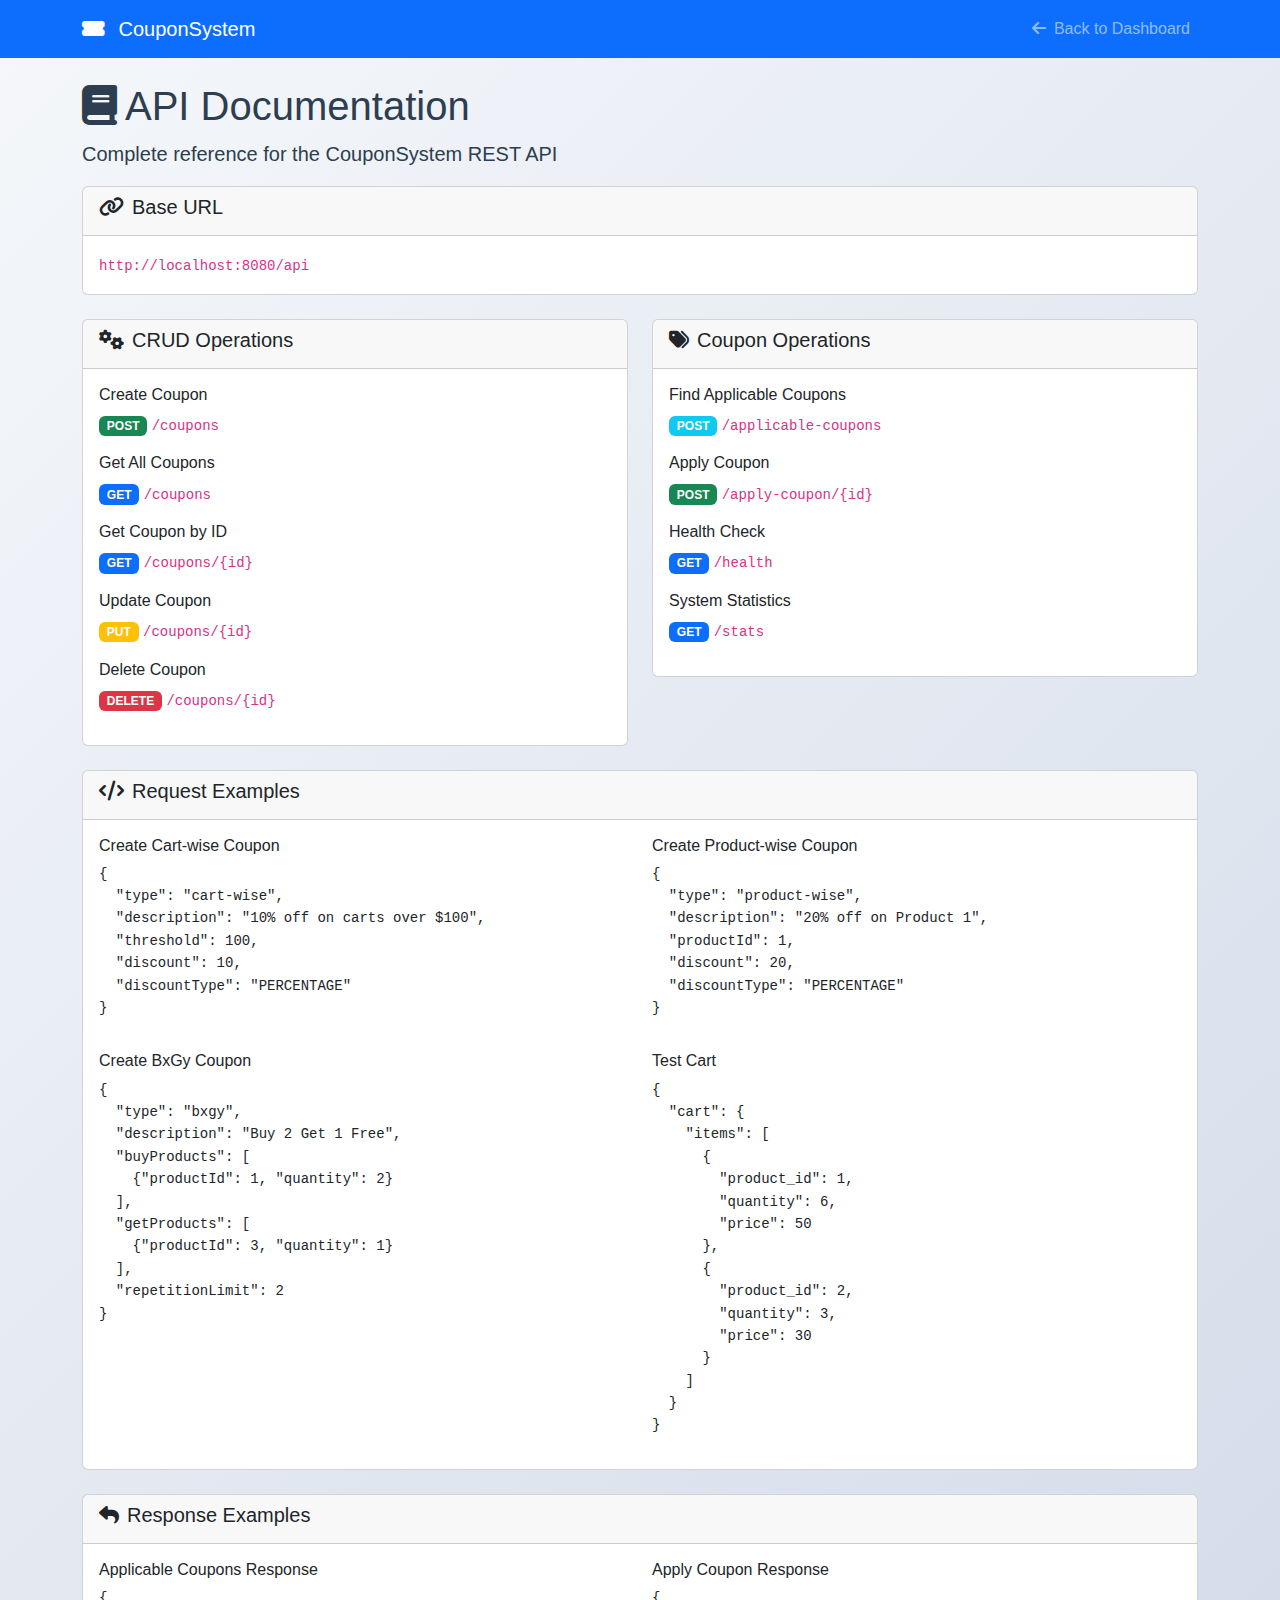
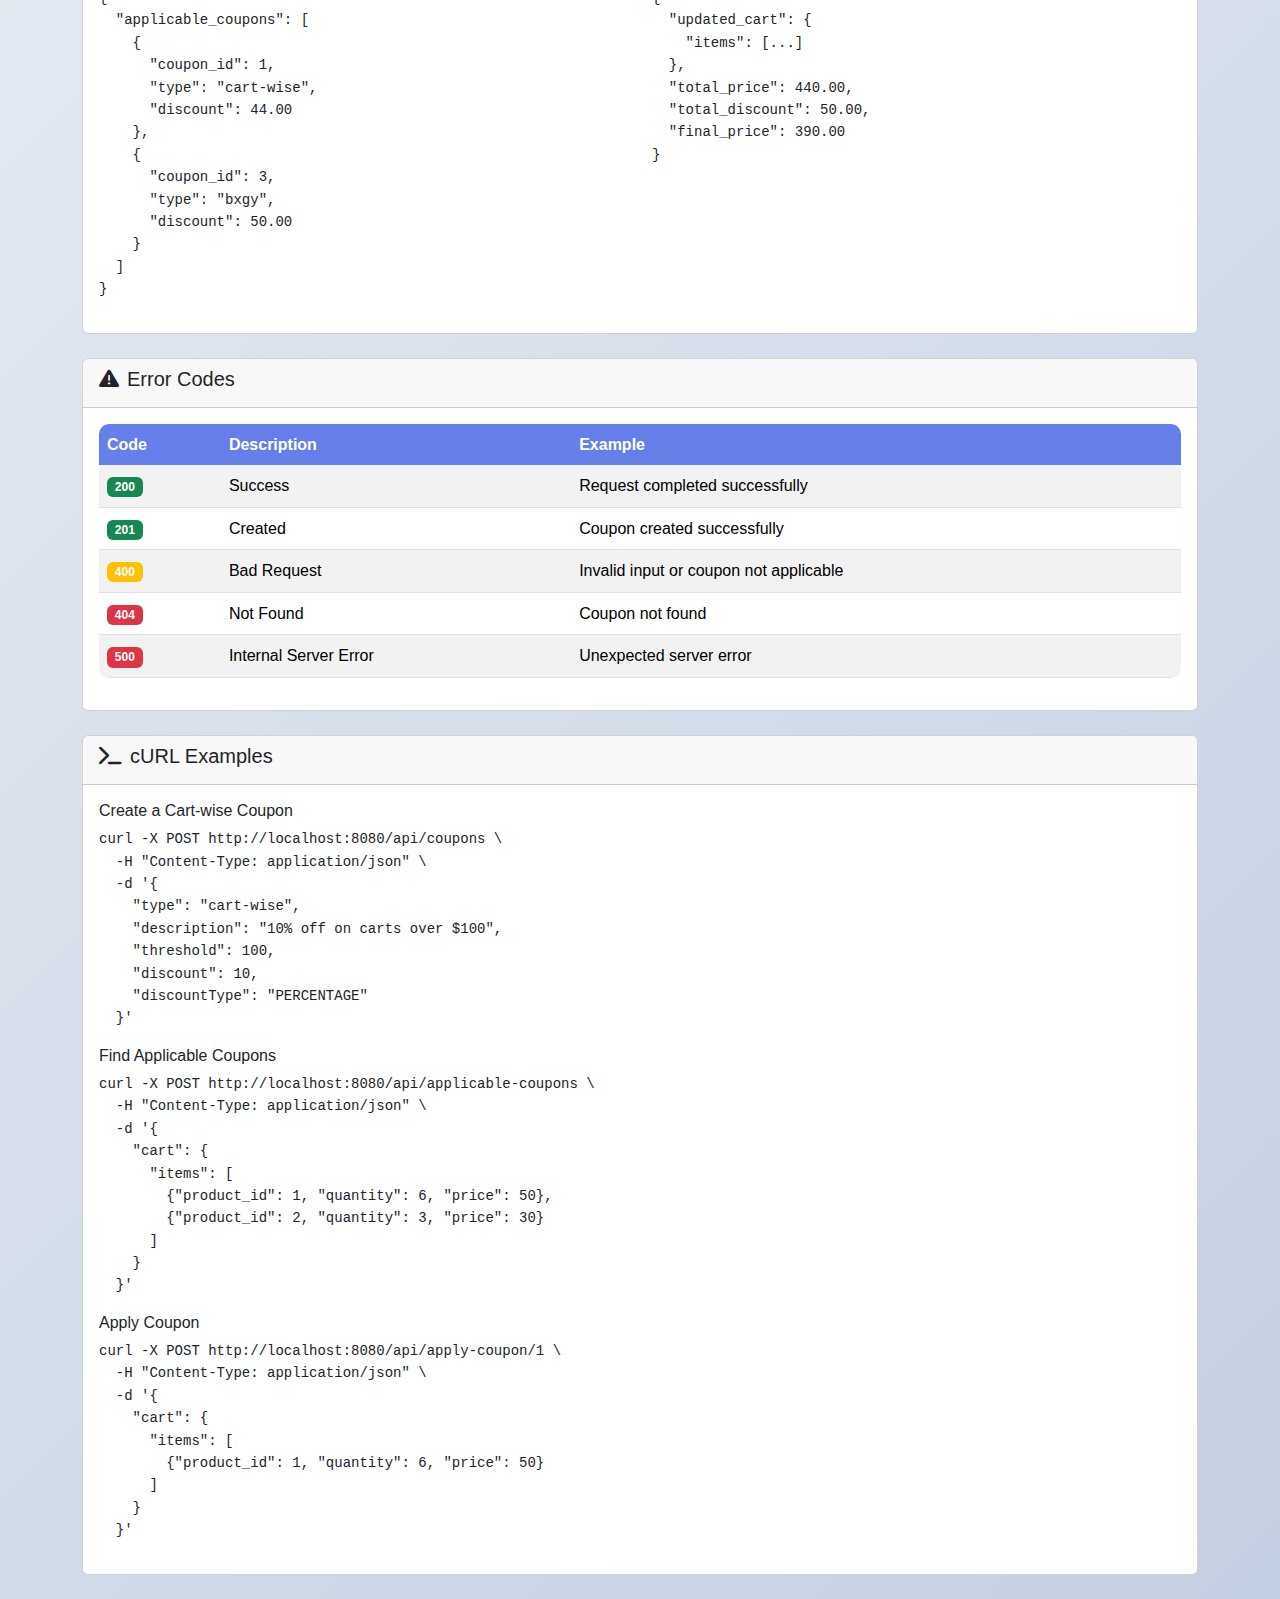
<file: Test/target/classes/static/api-docs.html>
<!DOCTYPE html>
<html lang="en">
<head>
    <meta charset="UTF-8">
    <meta name="viewport" content="width=device-width, initial-scale=1.0">
    <title>CouponSystem - API Documentation</title>
    <link href="https://cdn.jsdelivr.net/npm/bootstrap@5.3.0/dist/css/bootstrap.min.css" rel="stylesheet">
    <link href="https://cdnjs.cloudflare.com/ajax/libs/font-awesome/6.4.0/css/all.min.css" rel="stylesheet">
    <link href="css/style.css" rel="stylesheet">
</head>
<body>
    <!-- Navigation -->
    <nav class="navbar navbar-expand-lg navbar-dark bg-primary">
        <div class="container">
            <a class="navbar-brand" href="index.html">
                <i class="fas fa-ticket-alt me-2"></i>
                CouponSystem
            </a>
            <div class="navbar-nav ms-auto">
                <a class="nav-link" href="index.html">
                    <i class="fas fa-arrow-left me-2"></i>Back to Dashboard
                </a>
            </div>
        </div>
    </nav>

    <div class="container mt-4">
        <div class="row">
            <div class="col-12">
                <h1><i class="fas fa-book me-2"></i>API Documentation</h1>
                <p class="lead">Complete reference for the CouponSystem REST API</p>
            </div>
        </div>

        <!-- Base URL -->
        <div class="card mb-4">
            <div class="card-header">
                <h5><i class="fas fa-link me-2"></i>Base URL</h5>
            </div>
            <div class="card-body">
                <code>http://localhost:8080/api</code>
            </div>
        </div>

        <!-- Endpoints -->
        <div class="row">
            <!-- CRUD Operations -->
            <div class="col-md-6">
                <div class="card mb-4">
                    <div class="card-header">
                        <h5><i class="fas fa-cogs me-2"></i>CRUD Operations</h5>
                    </div>
                    <div class="card-body">
                        <h6>Create Coupon</h6>
                        <p><span class="badge bg-success">POST</span> <code>/coupons</code></p>
                        
                        <h6>Get All Coupons</h6>
                        <p><span class="badge bg-primary">GET</span> <code>/coupons</code></p>
                        
                        <h6>Get Coupon by ID</h6>
                        <p><span class="badge bg-primary">GET</span> <code>/coupons/{id}</code></p>
                        
                        <h6>Update Coupon</h6>
                        <p><span class="badge bg-warning">PUT</span> <code>/coupons/{id}</code></p>
                        
                        <h6>Delete Coupon</h6>
                        <p><span class="badge bg-danger">DELETE</span> <code>/coupons/{id}</code></p>
                    </div>
                </div>
            </div>

            <!-- Coupon Operations -->
            <div class="col-md-6">
                <div class="card mb-4">
                    <div class="card-header">
                        <h5><i class="fas fa-tags me-2"></i>Coupon Operations</h5>
                    </div>
                    <div class="card-body">
                        <h6>Find Applicable Coupons</h6>
                        <p><span class="badge bg-info">POST</span> <code>/applicable-coupons</code></p>
                        
                        <h6>Apply Coupon</h6>
                        <p><span class="badge bg-success">POST</span> <code>/apply-coupon/{id}</code></p>
                        
                        <h6>Health Check</h6>
                        <p><span class="badge bg-primary">GET</span> <code>/health</code></p>
                        
                        <h6>System Statistics</h6>
                        <p><span class="badge bg-primary">GET</span> <code>/stats</code></p>
                    </div>
                </div>
            </div>
        </div>

        <!-- Request Examples -->
        <div class="card mb-4">
            <div class="card-header">
                <h5><i class="fas fa-code me-2"></i>Request Examples</h5>
            </div>
            <div class="card-body">
                <div class="row">
                    <div class="col-md-6">
                        <h6>Create Cart-wise Coupon</h6>
                        <pre><code>{
  "type": "cart-wise",
  "description": "10% off on carts over $100",
  "threshold": 100,
  "discount": 10,
  "discountType": "PERCENTAGE"
}</code></pre>
                    </div>
                    <div class="col-md-6">
                        <h6>Create Product-wise Coupon</h6>
                        <pre><code>{
  "type": "product-wise",
  "description": "20% off on Product 1",
  "productId": 1,
  "discount": 20,
  "discountType": "PERCENTAGE"
}</code></pre>
                    </div>
                </div>
                
                <div class="row mt-3">
                    <div class="col-md-6">
                        <h6>Create BxGy Coupon</h6>
                        <pre><code>{
  "type": "bxgy",
  "description": "Buy 2 Get 1 Free",
  "buyProducts": [
    {"productId": 1, "quantity": 2}
  ],
  "getProducts": [
    {"productId": 3, "quantity": 1}
  ],
  "repetitionLimit": 2
}</code></pre>
                    </div>
                    <div class="col-md-6">
                        <h6>Test Cart</h6>
                        <pre><code>{
  "cart": {
    "items": [
      {
        "product_id": 1,
        "quantity": 6,
        "price": 50
      },
      {
        "product_id": 2,
        "quantity": 3,
        "price": 30
      }
    ]
  }
}</code></pre>
                    </div>
                </div>
            </div>
        </div>

        <!-- Response Examples -->
        <div class="card mb-4">
            <div class="card-header">
                <h5><i class="fas fa-reply me-2"></i>Response Examples</h5>
            </div>
            <div class="card-body">
                <div class="row">
                    <div class="col-md-6">
                        <h6>Applicable Coupons Response</h6>
                        <pre><code>{
  "applicable_coupons": [
    {
      "coupon_id": 1,
      "type": "cart-wise",
      "discount": 44.00
    },
    {
      "coupon_id": 3,
      "type": "bxgy",
      "discount": 50.00
    }
  ]
}</code></pre>
                    </div>
                    <div class="col-md-6">
                        <h6>Apply Coupon Response</h6>
                        <pre><code>{
  "updated_cart": {
    "items": [...]
  },
  "total_price": 440.00,
  "total_discount": 50.00,
  "final_price": 390.00
}</code></pre>
                    </div>
                </div>
            </div>
        </div>

        <!-- Error Codes -->
        <div class="card mb-4">
            <div class="card-header">
                <h5><i class="fas fa-exclamation-triangle me-2"></i>Error Codes</h5>
            </div>
            <div class="card-body">
                <div class="table-responsive">
                    <table class="table table-striped">
                        <thead>
                            <tr>
                                <th>Code</th>
                                <th>Description</th>
                                <th>Example</th>
                            </tr>
                        </thead>
                        <tbody>
                            <tr>
                                <td><span class="badge bg-success">200</span></td>
                                <td>Success</td>
                                <td>Request completed successfully</td>
                            </tr>
                            <tr>
                                <td><span class="badge bg-success">201</span></td>
                                <td>Created</td>
                                <td>Coupon created successfully</td>
                            </tr>
                            <tr>
                                <td><span class="badge bg-warning">400</span></td>
                                <td>Bad Request</td>
                                <td>Invalid input or coupon not applicable</td>
                            </tr>
                            <tr>
                                <td><span class="badge bg-danger">404</span></td>
                                <td>Not Found</td>
                                <td>Coupon not found</td>
                            </tr>
                            <tr>
                                <td><span class="badge bg-danger">500</span></td>
                                <td>Internal Server Error</td>
                                <td>Unexpected server error</td>
                            </tr>
                        </tbody>
                    </table>
                </div>
            </div>
        </div>

        <!-- cURL Examples -->
        <div class="card mb-4">
            <div class="card-header">
                <h5><i class="fas fa-terminal me-2"></i>cURL Examples</h5>
            </div>
            <div class="card-body">
                <h6>Create a Cart-wise Coupon</h6>
                <pre><code>curl -X POST http://localhost:8080/api/coupons \
  -H "Content-Type: application/json" \
  -d '{
    "type": "cart-wise",
    "description": "10% off on carts over $100",
    "threshold": 100,
    "discount": 10,
    "discountType": "PERCENTAGE"
  }'</code></pre>

                <h6 class="mt-3">Find Applicable Coupons</h6>
                <pre><code>curl -X POST http://localhost:8080/api/applicable-coupons \
  -H "Content-Type: application/json" \
  -d '{
    "cart": {
      "items": [
        {"product_id": 1, "quantity": 6, "price": 50},
        {"product_id": 2, "quantity": 3, "price": 30}
      ]
    }
  }'</code></pre>

                <h6 class="mt-3">Apply Coupon</h6>
                <pre><code>curl -X POST http://localhost:8080/api/apply-coupon/1 \
  -H "Content-Type: application/json" \
  -d '{
    "cart": {
      "items": [
        {"product_id": 1, "quantity": 6, "price": 50}
      ]
    }
  }'</code></pre>
            </div>
        </div>
    </div>

    <script src="https://cdn.jsdelivr.net/npm/bootstrap@5.3.0/dist/js/bootstrap.bundle.min.js"></script>
</body>
</html>
</file>
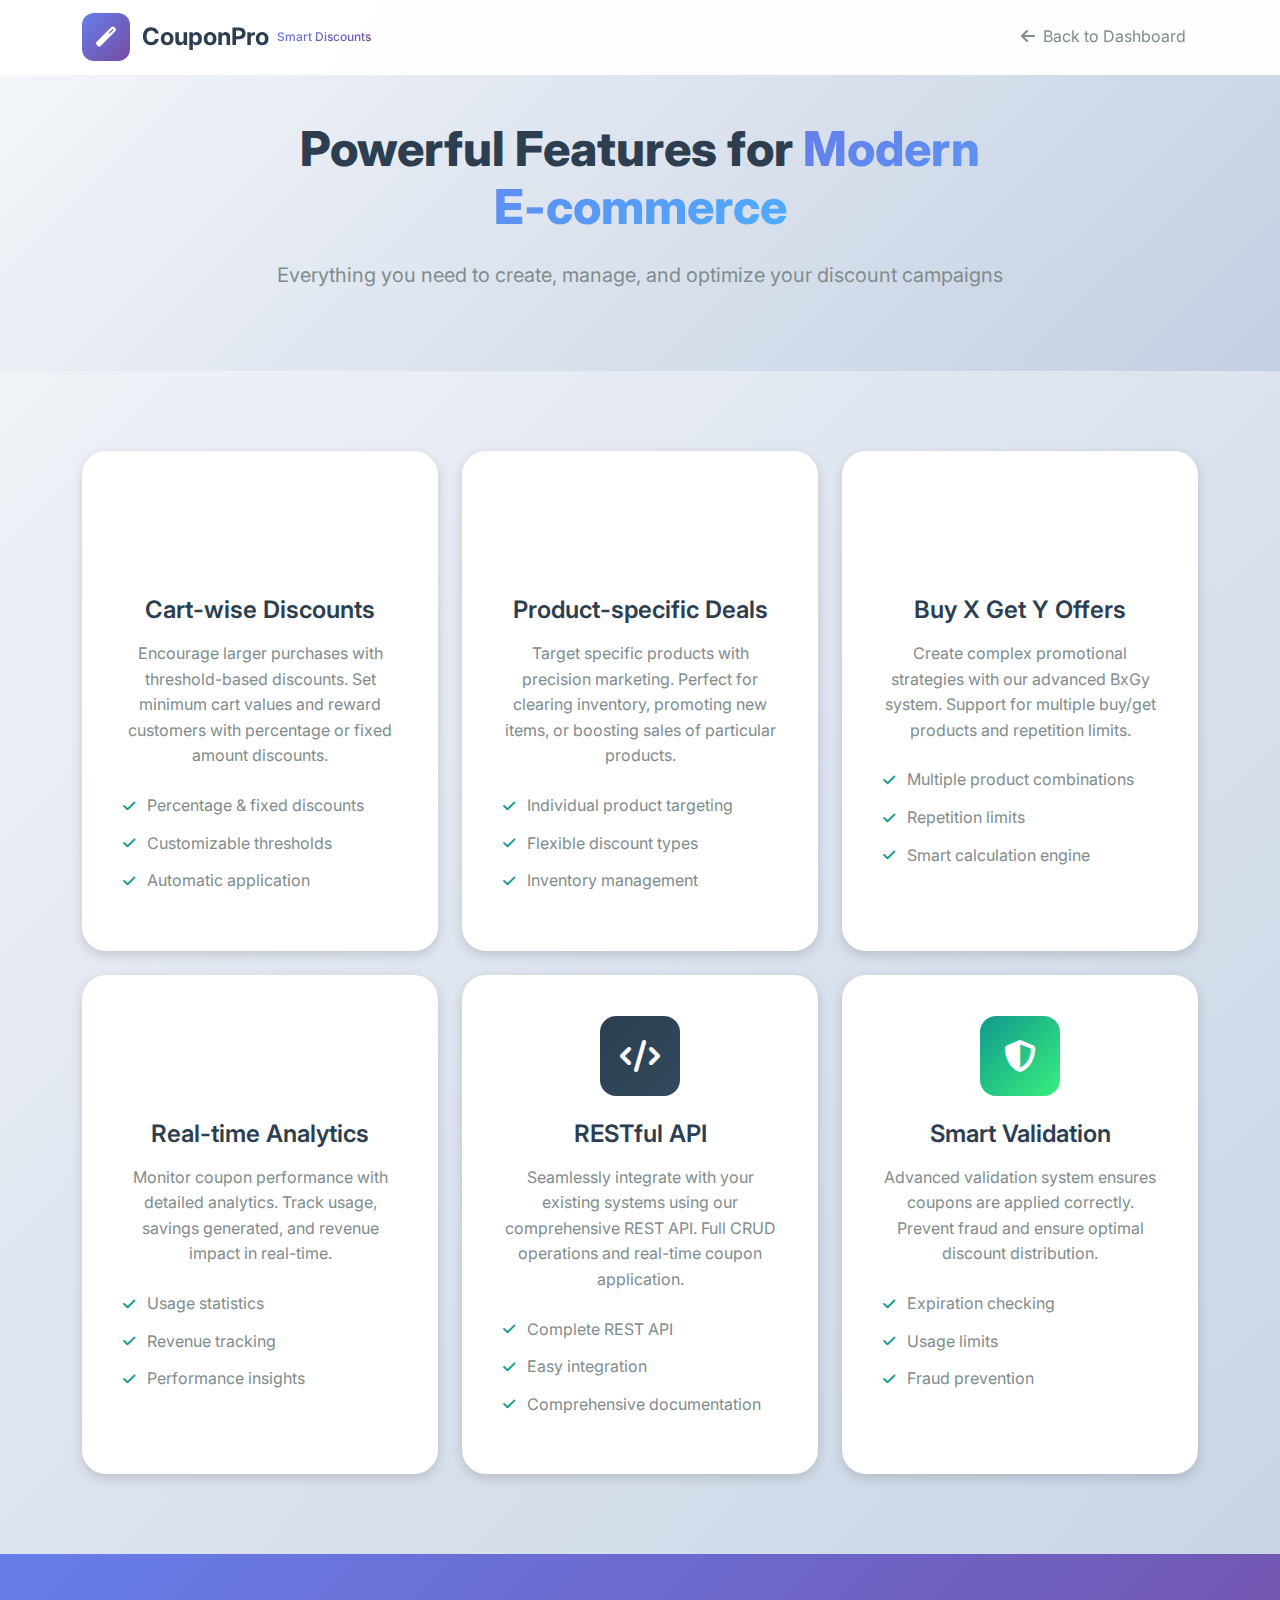
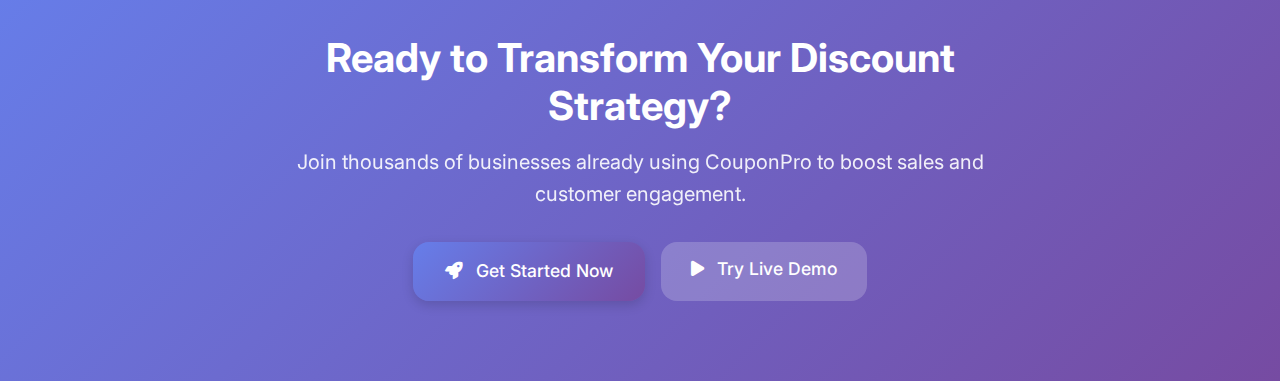
<file: Test/src/main/resources/static/features.html>
<!DOCTYPE html>
<html lang="en">
<head>
    <meta charset="UTF-8">
    <meta name="viewport" content="width=device-width, initial-scale=1.0">
    <title>CouponPro - Features</title>
    <link href="https://cdn.jsdelivr.net/npm/bootstrap@5.3.0/dist/css/bootstrap.min.css" rel="stylesheet">
    <link href="https://cdnjs.cloudflare.com/ajax/libs/font-awesome/6.4.0/css/all.min.css" rel="stylesheet">
    <link href="https://fonts.googleapis.com/css2?family=Inter:wght@300;400;500;600;700&display=swap" rel="stylesheet">
    <link href="css/style.css" rel="stylesheet">
</head>
<body>
    <!-- Navigation -->
    <nav class="navbar navbar-expand-lg navbar-dark hero-nav">
        <div class="container">
            <a class="navbar-brand brand-logo" href="index.html">
                <div class="logo-icon">
                    <i class="fas fa-magic"></i>
                </div>
                <span class="brand-text">CouponPro</span>
                <span class="brand-tagline">Smart Discounts</span>
            </a>
            <div class="navbar-nav ms-auto">
                <a class="nav-link nav-pill" href="index.html">
                    <i class="fas fa-arrow-left me-2"></i>Back to Dashboard
                </a>
            </div>
        </div>
    </nav>

    <!-- Features Hero -->
    <section class="features-hero">
        <div class="container">
            <div class="row justify-content-center text-center">
                <div class="col-lg-8">
                    <h1 class="features-title">
                        Powerful Features for 
                        <span class="text-gradient">Modern E-commerce</span>
                    </h1>
                    <p class="features-subtitle">
                        Everything you need to create, manage, and optimize your discount campaigns
                    </p>
                </div>
            </div>
        </div>
    </section>

    <!-- Features Grid -->
    <section class="features-grid">
        <div class="container">
            <div class="row g-4">
                <!-- Cart-wise Coupons -->
                <div class="col-lg-4 col-md-6">
                    <div class="feature-card">
                        <div class="feature-icon-large cart-wise">
                            <i class="fas fa-shopping-cart"></i>
                        </div>
                        <h3>Cart-wise Discounts</h3>
                        <p>Encourage larger purchases with threshold-based discounts. Set minimum cart values and reward customers with percentage or fixed amount discounts.</p>
                        <ul class="feature-list">
                            <li><i class="fas fa-check"></i> Percentage & fixed discounts</li>
                            <li><i class="fas fa-check"></i> Customizable thresholds</li>
                            <li><i class="fas fa-check"></i> Automatic application</li>
                        </ul>
                    </div>
                </div>

                <!-- Product-wise Coupons -->
                <div class="col-lg-4 col-md-6">
                    <div class="feature-card">
                        <div class="feature-icon-large product-wise">
                            <i class="fas fa-box"></i>
                        </div>
                        <h3>Product-specific Deals</h3>
                        <p>Target specific products with precision marketing. Perfect for clearing inventory, promoting new items, or boosting sales of particular products.</p>
                        <ul class="feature-list">
                            <li><i class="fas fa-check"></i> Individual product targeting</li>
                            <li><i class="fas fa-check"></i> Flexible discount types</li>
                            <li><i class="fas fa-check"></i> Inventory management</li>
                        </ul>
                    </div>
                </div>

                <!-- BxGy Coupons -->
                <div class="col-lg-4 col-md-6">
                    <div class="feature-card">
                        <div class="feature-icon-large bxgy">
                            <i class="fas fa-gift"></i>
                        </div>
                        <h3>Buy X Get Y Offers</h3>
                        <p>Create complex promotional strategies with our advanced BxGy system. Support for multiple buy/get products and repetition limits.</p>
                        <ul class="feature-list">
                            <li><i class="fas fa-check"></i> Multiple product combinations</li>
                            <li><i class="fas fa-check"></i> Repetition limits</li>
                            <li><i class="fas fa-check"></i> Smart calculation engine</li>
                        </ul>
                    </div>
                </div>

                <!-- Real-time Analytics -->
                <div class="col-lg-4 col-md-6">
                    <div class="feature-card">
                        <div class="feature-icon-large analytics">
                            <i class="fas fa-chart-bar"></i>
                        </div>
                        <h3>Real-time Analytics</h3>
                        <p>Monitor coupon performance with detailed analytics. Track usage, savings generated, and revenue impact in real-time.</p>
                        <ul class="feature-list">
                            <li><i class="fas fa-check"></i> Usage statistics</li>
                            <li><i class="fas fa-check"></i> Revenue tracking</li>
                            <li><i class="fas fa-check"></i> Performance insights</li>
                        </ul>
                    </div>
                </div>

                <!-- API Integration -->
                <div class="col-lg-4 col-md-6">
                    <div class="feature-card">
                        <div class="feature-icon-large api">
                            <i class="fas fa-code"></i>
                        </div>
                        <h3>RESTful API</h3>
                        <p>Seamlessly integrate with your existing systems using our comprehensive REST API. Full CRUD operations and real-time coupon application.</p>
                        <ul class="feature-list">
                            <li><i class="fas fa-check"></i> Complete REST API</li>
                            <li><i class="fas fa-check"></i> Easy integration</li>
                            <li><i class="fas fa-check"></i> Comprehensive documentation</li>
                        </ul>
                    </div>
                </div>

                <!-- Smart Validation -->
                <div class="col-lg-4 col-md-6">
                    <div class="feature-card">
                        <div class="feature-icon-large validation">
                            <i class="fas fa-shield-alt"></i>
                        </div>
                        <h3>Smart Validation</h3>
                        <p>Advanced validation system ensures coupons are applied correctly. Prevent fraud and ensure optimal discount distribution.</p>
                        <ul class="feature-list">
                            <li><i class="fas fa-check"></i> Expiration checking</li>
                            <li><i class="fas fa-check"></i> Usage limits</li>
                            <li><i class="fas fa-check"></i> Fraud prevention</li>
                        </ul>
                    </div>
                </div>
            </div>
        </div>
    </section>

    <!-- CTA Section -->
    <section class="cta-section">
        <div class="container">
            <div class="row justify-content-center text-center">
                <div class="col-lg-8">
                    <h2>Ready to Transform Your Discount Strategy?</h2>
                    <p>Join thousands of businesses already using CouponPro to boost sales and customer engagement.</p>
                    <div class="cta-actions">
                        <a href="index.html" class="btn btn-hero-primary">
                            <i class="fas fa-rocket me-2"></i>
                            Get Started Now
                        </a>
                        <a href="index.html" class="btn btn-hero-secondary">
                            <i class="fas fa-play me-2"></i>
                            Try Live Demo
                        </a>
                    </div>
                </div>
            </div>
        </div>
    </section>

    <script src="https://cdn.jsdelivr.net/npm/bootstrap@5.3.0/dist/js/bootstrap.bundle.min.js"></script>
</body>
</html>
</file>
<file: Test/target/classes/static/css/style.css>
/* CouponPro - Modern Market-Ready Styles */

:root {
    --primary-gradient: linear-gradient(135deg, #667eea 0%, #764ba2 100%);
    --success-gradient: linear-gradient(135deg, #11998e 0%, #38ef7d 100%);
    --warning-gradient: linear-gradient(135deg, #f093fb 0%, #f5576c 100%);
    --info-gradient: linear-gradient(135deg, #4facfe 0%, #00f2fe 100%);
    --dark-gradient: linear-gradient(135deg, #2c3e50 0%, #34495e 100%);

    --primary-color: #667eea;
    --success-color: #11998e;
    --warning-color: #f093fb;
    --danger-color: #ff6b6b;
    --info-color: #4facfe;
    --dark-color: #2c3e50;
    --light-color: #ffffff;

    --text-primary: #2c3e50;
    --text-secondary: #7f8c8d;
    --text-light: #bdc3c7;

    --border-radius: 16px;
    --border-radius-sm: 8px;
    --border-radius-lg: 24px;

    --shadow-sm: 0 2px 4px rgba(0,0,0,0.1);
    --shadow-md: 0 4px 12px rgba(0,0,0,0.15);
    --shadow-lg: 0 8px 32px rgba(0,0,0,0.2);
    --shadow-xl: 0 16px 64px rgba(0,0,0,0.25);
}

* {
    margin: 0;
    padding: 0;
    box-sizing: border-box;
}

body {
    font-family: 'Inter', -apple-system, BlinkMacSystemFont, 'Segoe UI', Roboto, sans-serif;
    background: linear-gradient(135deg, #f5f7fa 0%, #c3cfe2 100%);
    color: var(--text-primary);
    line-height: 1.6;
    overflow-x: hidden;
}

/* Hero Navigation */
.hero-nav {
    background: rgba(255, 255, 255, 0.95);
    backdrop-filter: blur(20px);
    border-bottom: 1px solid rgba(255, 255, 255, 0.2);
    position: fixed;
    top: 0;
    width: 100%;
    z-index: 1000;
    transition: all 0.3s ease;
}

.brand-logo {
    display: flex;
    align-items: center;
    text-decoration: none;
    color: var(--text-primary) !important;
}

.logo-icon {
    width: 48px;
    height: 48px;
    background: var(--primary-gradient);
    border-radius: 12px;
    display: flex;
    align-items: center;
    justify-content: center;
    margin-right: 12px;
    color: white;
    font-size: 20px;
}

.brand-text {
    font-size: 24px;
    font-weight: 700;
    margin-right: 8px;
}

.brand-tagline {
    font-size: 12px;
    color: var(--text-secondary);
    background: var(--primary-gradient);
    -webkit-background-clip: text;
    -webkit-text-fill-color: transparent;
    background-clip: text;
    font-weight: 500;
}

.nav-pill {
    border-radius: 25px;
    padding: 8px 16px;
    margin: 0 4px;
    transition: all 0.3s ease;
    color: var(--text-secondary) !important;
    text-decoration: none;
    cursor: pointer;
}

.nav-pill:hover,
.nav-pill.active {
    background: var(--primary-gradient);
    color: white !important;
    transform: translateY(-2px);
}

/* Hero Section */
.hero-section {
    position: relative;
    min-height: 100vh;
    display: flex;
    align-items: center;
    overflow: hidden;
    padding-top: 80px;
}

.hero-background {
    position: absolute;
    top: 0;
    left: 0;
    right: 0;
    bottom: 0;
    background: linear-gradient(135deg, #667eea 0%, #764ba2 100%);
    opacity: 0.05;
    z-index: -1;
}

.hero-content {
    z-index: 2;
}

.hero-badge {
    display: inline-flex;
    align-items: center;
    background: rgba(102, 126, 234, 0.1);
    color: var(--primary-color);
    padding: 8px 16px;
    border-radius: 25px;
    font-size: 14px;
    font-weight: 500;
    margin-bottom: 24px;
    border: 1px solid rgba(102, 126, 234, 0.2);
}

.hero-title {
    font-size: 3.5rem;
    font-weight: 800;
    line-height: 1.2;
    margin-bottom: 24px;
    color: var(--text-primary);
}

.text-gradient {
    background: var(--primary-gradient);
    -webkit-background-clip: text;
    -webkit-text-fill-color: transparent;
    background-clip: text;
}

.hero-subtitle {
    font-size: 1.25rem;
    color: var(--text-secondary);
    margin-bottom: 40px;
    line-height: 1.6;
}

.hero-stats {
    display: flex;
    gap: 40px;
    margin-bottom: 40px;
}

.stat-item {
    text-align: center;
}

.stat-number {
    font-size: 2rem;
    font-weight: 700;
    color: var(--primary-color);
    line-height: 1;
}

.stat-label {
    font-size: 0.875rem;
    color: var(--text-secondary);
    margin-top: 4px;
}

.hero-actions {
    display: flex;
    gap: 16px;
    flex-wrap: wrap;
}

.btn-hero-primary {
    background: var(--primary-gradient);
    border: none;
    color: white;
    padding: 16px 32px;
    border-radius: var(--border-radius);
    font-weight: 600;
    font-size: 1.1rem;
    transition: all 0.3s ease;
    box-shadow: var(--shadow-md);
}

.btn-hero-primary:hover {
    transform: translateY(-3px);
    box-shadow: var(--shadow-lg);
    color: white;
}

.btn-hero-secondary {
    background: transparent;
    border: 2px solid var(--primary-color);
    color: var(--primary-color);
    padding: 14px 30px;
    border-radius: var(--border-radius);
    font-weight: 600;
    font-size: 1.1rem;
    transition: all 0.3s ease;
}

.btn-hero-secondary:hover {
    background: var(--primary-color);
    color: white;
    transform: translateY(-3px);
}

/* Hero Visual Elements */
.hero-visual {
    position: relative;
    height: 500px;
}

.floating-card {
    position: absolute;
    background: white;
    border-radius: var(--border-radius);
    padding: 20px;
    box-shadow: var(--shadow-lg);
    display: flex;
    align-items: center;
    gap: 16px;
    animation: float 6s ease-in-out infinite;
    backdrop-filter: blur(10px);
    border: 1px solid rgba(255, 255, 255, 0.2);
}

.floating-card.card-1 {
    top: 20%;
    left: 10%;
    animation-delay: 0s;
}

.floating-card.card-2 {
    top: 50%;
    right: 20%;
    animation-delay: 2s;
}

.floating-card.card-3 {
    bottom: 20%;
    left: 20%;
    animation-delay: 4s;
}

.card-icon {
    width: 48px;
    height: 48px;
    border-radius: 12px;
    display: flex;
    align-items: center;
    justify-content: center;
    color: white;
    font-size: 20px;
}

.card-icon.cart-wise {
    background: var(--primary-gradient);
}

.card-icon.product-wise {
    background: var(--success-gradient);
}

.card-icon.bxgy {
    background: var(--warning-gradient);
}

.card-content h6 {
    margin: 0 0 4px 0;
    font-weight: 600;
    color: var(--text-primary);
}

.card-content p {
    margin: 0;
    font-size: 0.875rem;
    color: var(--text-secondary);
}

.hero-chart {
    position: absolute;
    bottom: 10%;
    right: 10%;
    background: white;
    border-radius: var(--border-radius);
    padding: 20px;
    box-shadow: var(--shadow-lg);
    backdrop-filter: blur(10px);
}

.chart-container {
    display: flex;
    align-items: end;
    gap: 8px;
    height: 60px;
    margin-bottom: 8px;
}

.chart-bar {
    width: 12px;
    background: var(--primary-gradient);
    border-radius: 6px;
    animation: chartGrow 2s ease-out;
}

.chart-label {
    font-size: 0.875rem;
    font-weight: 600;
    color: var(--text-primary);
    text-align: center;
}

@keyframes float {
    0%, 100% { transform: translateY(0px); }
    50% { transform: translateY(-20px); }
}

@keyframes chartGrow {
    from { height: 0; }
    to { height: var(--height); }
}

/* Main Content */
.main-content {
    padding-top: 40px;
    min-height: 100vh;
}

/* Dashboard Styles */
.dashboard-header {
    margin-bottom: 40px;
}

.dashboard-title {
    font-size: 2.5rem;
    font-weight: 700;
    color: var(--text-primary);
    margin-bottom: 8px;
}

.dashboard-subtitle {
    font-size: 1.1rem;
    color: var(--text-secondary);
    margin: 0;
}

.dashboard-actions {
    display: flex;
    gap: 12px;
}

/* Modern Stats Cards */
.stats-card {
    background: white;
    border-radius: var(--border-radius-lg);
    padding: 32px;
    box-shadow: var(--shadow-md);
    border: 1px solid rgba(255, 255, 255, 0.2);
    transition: all 0.3s ease;
    position: relative;
    overflow: hidden;
}

.stats-card::before {
    content: '';
    position: absolute;
    top: 0;
    left: 0;
    right: 0;
    height: 4px;
    background: var(--gradient);
}

.stats-card.stats-primary::before {
    background: var(--primary-gradient);
}

.stats-card.stats-success::before {
    background: var(--success-gradient);
}

.stats-card.stats-warning::before {
    background: var(--warning-gradient);
}

.stats-card.stats-info::before {
    background: var(--info-gradient);
}

.stats-card:hover {
    transform: translateY(-8px);
    box-shadow: var(--shadow-xl);
}

.stats-icon {
    width: 64px;
    height: 64px;
    border-radius: var(--border-radius);
    display: flex;
    align-items: center;
    justify-content: center;
    font-size: 24px;
    color: white;
    margin-bottom: 20px;
}

.stats-primary .stats-icon {
    background: var(--primary-gradient);
}

.stats-success .stats-icon {
    background: var(--success-gradient);
}

.stats-warning .stats-icon {
    background: var(--warning-gradient);
}

.stats-info .stats-icon {
    background: var(--info-gradient);
}

.stats-number {
    font-size: 2.5rem;
    font-weight: 800;
    color: var(--text-primary);
    line-height: 1;
    margin-bottom: 8px;
}

.stats-label {
    font-size: 1rem;
    color: var(--text-secondary);
    font-weight: 500;
    margin-bottom: 12px;
}

.stats-trend {
    font-size: 0.875rem;
    color: var(--success-color);
    font-weight: 500;
}

.stats-trend i {
    margin-right: 4px;
}

/* Feature Showcase */
.feature-showcase {
    background: white;
    border-radius: var(--border-radius-lg);
    padding: 40px;
    box-shadow: var(--shadow-md);
    border: 1px solid rgba(255, 255, 255, 0.2);
}

.showcase-header {
    margin-bottom: 32px;
}

.showcase-header h3 {
    font-size: 1.75rem;
    font-weight: 700;
    color: var(--text-primary);
    margin-bottom: 8px;
}

.showcase-header p {
    color: var(--text-secondary);
    margin: 0;
}

.feature-item {
    display: flex;
    align-items: center;
    gap: 16px;
    padding: 20px;
    border-radius: var(--border-radius);
    transition: all 0.3s ease;
    border: 1px solid rgba(0, 0, 0, 0.05);
}

.feature-item:hover {
    background: rgba(102, 126, 234, 0.05);
    transform: translateX(8px);
}

.feature-icon {
    width: 48px;
    height: 48px;
    border-radius: 12px;
    display: flex;
    align-items: center;
    justify-content: center;
    color: white;
    font-size: 18px;
    flex-shrink: 0;
}

.feature-icon.analytics {
    background: var(--info-gradient);
}

.feature-content h5 {
    font-size: 1.1rem;
    font-weight: 600;
    color: var(--text-primary);
    margin-bottom: 4px;
}

.feature-content p {
    font-size: 0.875rem;
    color: var(--text-secondary);
    margin: 0;
    line-height: 1.4;
}

/* System Status Card */
.system-status-card {
    background: white;
    border-radius: var(--border-radius-lg);
    padding: 32px;
    box-shadow: var(--shadow-md);
    border: 1px solid rgba(255, 255, 255, 0.2);
    height: fit-content;
}

.status-header h4 {
    font-size: 1.25rem;
    font-weight: 600;
    color: var(--text-primary);
    margin-bottom: 24px;
}

.status-content {
    margin-bottom: 32px;
}

.status-loading {
    display: flex;
    align-items: center;
    color: var(--text-secondary);
}

.status-online {
    display: flex;
    align-items: center;
    color: var(--success-color);
    font-weight: 500;
}

.status-offline {
    display: flex;
    align-items: center;
    color: var(--danger-color);
    font-weight: 500;
}

.quick-actions h6 {
    font-size: 0.875rem;
    font-weight: 600;
    color: var(--text-secondary);
    text-transform: uppercase;
    letter-spacing: 0.5px;
    margin-bottom: 16px;
}

/* Modern Buttons */
.btn {
    border-radius: var(--border-radius);
    font-weight: 500;
    transition: all 0.3s ease;
    border: none;
    position: relative;
    overflow: hidden;
}

.btn::before {
    content: '';
    position: absolute;
    top: 0;
    left: -100%;
    width: 100%;
    height: 100%;
    background: linear-gradient(90deg, transparent, rgba(255,255,255,0.2), transparent);
    transition: left 0.5s;
}

.btn:hover::before {
    left: 100%;
}

.btn:hover {
    transform: translateY(-2px);
    box-shadow: var(--shadow-md);
}

.btn-gradient-primary {
    background: var(--primary-gradient);
    color: white;
    border: none;
}

.btn-gradient-primary:hover {
    color: white;
    box-shadow: var(--shadow-lg);
}

.btn-outline-primary {
    border: 2px solid var(--primary-color);
    color: var(--primary-color);
    background: transparent;
}

.btn-outline-primary:hover {
    background: var(--primary-color);
    color: white;
}

.btn-outline-success {
    border: 2px solid var(--success-color);
    color: var(--success-color);
    background: transparent;
}

.btn-outline-success:hover {
    background: var(--success-color);
    color: white;
}

.btn-outline-info {
    border: 2px solid var(--info-color);
    color: var(--info-color);
    background: transparent;
}

.btn-outline-info:hover {
    background: var(--info-color);
    color: white;
}

/* Demo Section */
.demo-header {
    margin-bottom: 48px;
}

.demo-title {
    font-size: 2.5rem;
    font-weight: 700;
    color: var(--text-primary);
    margin-bottom: 16px;
}

.demo-subtitle {
    font-size: 1.25rem;
    color: var(--text-secondary);
    margin: 0;
}

.demo-card {
    background: white;
    border-radius: var(--border-radius-lg);
    padding: 32px;
    box-shadow: var(--shadow-md);
    border: 1px solid rgba(255, 255, 255, 0.2);
    height: 100%;
}

.demo-card-header {
    display: flex;
    justify-content: between;
    align-items: center;
    margin-bottom: 24px;
    padding-bottom: 16px;
    border-bottom: 1px solid rgba(0, 0, 0, 0.1);
}

.demo-card-header h4 {
    font-size: 1.25rem;
    font-weight: 600;
    color: var(--text-primary);
    margin: 0;
    flex: 1;
}

.cart-item-demo {
    display: flex;
    justify-content: between;
    align-items: center;
    padding: 16px 0;
    border-bottom: 1px solid rgba(0, 0, 0, 0.05);
}

.cart-item-demo:last-of-type {
    border-bottom: none;
}

.item-info {
    flex: 1;
}

.item-name {
    font-weight: 600;
    color: var(--text-primary);
    margin-bottom: 4px;
}

.item-details {
    font-size: 0.875rem;
    color: var(--text-secondary);
}

.item-total {
    font-weight: 600;
    color: var(--text-primary);
    font-size: 1.1rem;
}

.cart-total {
    display: flex;
    justify-content: between;
    align-items: center;
    padding: 20px 0;
    margin-top: 16px;
    border-top: 2px solid var(--primary-color);
    background: rgba(102, 126, 234, 0.05);
    border-radius: var(--border-radius-sm);
    padding: 16px;
}

.total-label {
    font-size: 1.1rem;
    font-weight: 600;
    color: var(--text-primary);
}

.total-amount {
    font-size: 1.5rem;
    font-weight: 700;
    color: var(--primary-color);
}

.demo-coupon {
    display: flex;
    align-items: center;
    gap: 16px;
    padding: 20px;
    border-radius: var(--border-radius);
    margin-bottom: 16px;
    border: 1px solid rgba(0, 0, 0, 0.1);
    transition: all 0.3s ease;
}

.demo-coupon:hover {
    transform: translateY(-2px);
    box-shadow: var(--shadow-md);
}

.demo-coupon.cart-wise-demo {
    background: linear-gradient(135deg, rgba(102, 126, 234, 0.1), rgba(102, 126, 234, 0.05));
    border-color: rgba(102, 126, 234, 0.2);
}

.demo-coupon.bxgy-demo {
    background: linear-gradient(135deg, rgba(240, 147, 251, 0.1), rgba(240, 147, 251, 0.05));
    border-color: rgba(240, 147, 251, 0.2);
}

.coupon-icon {
    width: 48px;
    height: 48px;
    border-radius: 12px;
    display: flex;
    align-items: center;
    justify-content: center;
    color: white;
    font-size: 20px;
}

.cart-wise-demo .coupon-icon {
    background: var(--primary-gradient);
}

.bxgy-demo .coupon-icon {
    background: var(--warning-gradient);
}

.coupon-info {
    flex: 1;
}

.coupon-title {
    font-weight: 600;
    color: var(--text-primary);
    margin-bottom: 4px;
}

.coupon-desc {
    font-size: 0.875rem;
    color: var(--text-secondary);
    margin-bottom: 8px;
}

.coupon-savings {
    font-weight: 600;
    color: var(--success-color);
    font-size: 1.1rem;
}

.demo-results {
    background: white;
    border-radius: var(--border-radius-lg);
    padding: 32px;
    box-shadow: var(--shadow-md);
    border: 1px solid rgba(255, 255, 255, 0.2);
    animation: slideInUp 0.5s ease-out;
}

.results-header h4 {
    color: var(--success-color);
    font-weight: 600;
    margin-bottom: 24px;
}

.results-content {
    display: flex;
    justify-content: space-around;
    text-align: center;
}

.result-item {
    flex: 1;
}

.result-label {
    display: block;
    font-size: 0.875rem;
    color: var(--text-secondary);
    margin-bottom: 8px;
    text-transform: uppercase;
    letter-spacing: 0.5px;
}

.result-value {
    display: block;
    font-size: 1.5rem;
    font-weight: 700;
    color: var(--text-primary);
}

.result-item.savings .result-value {
    color: var(--success-color);
}

.result-item.final .result-value {
    color: var(--primary-color);
    font-size: 2rem;
}

@keyframes slideInUp {
    from {
        opacity: 0;
        transform: translateY(50px);
    }
    to {
        opacity: 1;
        transform: translateY(0);
    }
}

/* Content Sections */
.content-section {
    display: none;
    animation: fadeInUp 0.6s ease-out;
}

.content-section.active {
    display: block;
}

@keyframes fadeInUp {
    from {
        opacity: 0;
        transform: translateY(30px);
    }
    to {
        opacity: 1;
        transform: translateY(0);
    }
}

/* Tables */
.table {
    border-radius: 10px;
    overflow: hidden;
}

.table thead th {
    background-color: var(--primary-color);
    color: white;
    border: none;
    font-weight: 600;
}

.table tbody tr:hover {
    background-color: rgba(13, 110, 253, 0.05);
}

/* Content Sections */
.content-section {
    animation: fadeIn 0.5s ease-in-out;
}

@keyframes fadeIn {
    from {
        opacity: 0;
        transform: translateY(20px);
    }
    to {
        opacity: 1;
        transform: translateY(0);
    }
}

/* Cart Items */
.cart-item {
    background-color: #fff;
    border: 1px solid #dee2e6;
    border-radius: 8px;
    padding: 15px;
    margin-bottom: 10px;
    transition: all 0.3s ease;
}

.cart-item:hover {
    border-color: var(--primary-color);
    box-shadow: 0 2px 4px rgba(0, 0, 0, 0.1);
}

/* Coupon Cards */
.coupon-card {
    border-left: 4px solid var(--primary-color);
    transition: all 0.3s ease;
}

.coupon-card:hover {
    border-left-color: var(--success-color);
    transform: translateX(5px);
}

.coupon-type-badge {
    font-size: 0.75rem;
    padding: 0.25rem 0.5rem;
    border-radius: 20px;
}

/* Status Indicators */
.status-active {
    color: var(--success-color);
}

.status-inactive {
    color: var(--danger-color);
}

.status-expired {
    color: var(--warning-color);
}

/* Loading Animations */
.loading-overlay {
    position: absolute;
    top: 0;
    left: 0;
    right: 0;
    bottom: 0;
    background-color: rgba(255, 255, 255, 0.8);
    display: flex;
    align-items: center;
    justify-content: center;
    z-index: 1000;
}

/* Toast Customization */
.toast {
    border-radius: 10px;
    border: none;
    box-shadow: 0 0.5rem 1rem rgba(0, 0, 0, 0.15);
}

.toast-success {
    background-color: var(--success-color);
    color: white;
}

.toast-error {
    background-color: var(--danger-color);
    color: white;
}

.toast-warning {
    background-color: var(--warning-color);
    color: #000;
}

.toast-info {
    background-color: var(--info-color);
    color: #000;
}

/* Responsive Design */
@media (max-width: 768px) {
    .container-fluid {
        padding: 0 10px;
    }
    
    .card {
        margin-bottom: 1rem;
    }
    
    .btn {
        width: 100%;
        margin-bottom: 0.5rem;
    }
    
    .row .col-md-3,
    .row .col-md-6,
    .row .col-md-9 {
        margin-bottom: 1rem;
    }
}

/* Utility Classes */
.opacity-75 {
    opacity: 0.75;
}

.text-gradient {
    background: linear-gradient(135deg, var(--primary-color), var(--info-color));
    -webkit-background-clip: text;
    -webkit-text-fill-color: transparent;
    background-clip: text;
}

.border-gradient {
    border: 2px solid;
    border-image: linear-gradient(135deg, var(--primary-color), var(--info-color)) 1;
}

/* Animation Classes */
.fade-in {
    animation: fadeIn 0.5s ease-in-out;
}

.slide-up {
    animation: slideUp 0.5s ease-in-out;
}

@keyframes slideUp {
    from {
        opacity: 0;
        transform: translateY(30px);
    }
    to {
        opacity: 1;
        transform: translateY(0);
    }
}

.pulse {
    animation: pulse 2s infinite;
}

@keyframes pulse {
    0% {
        transform: scale(1);
    }
    50% {
        transform: scale(1.05);
    }
    100% {
        transform: scale(1);
    }
}

/* Custom Scrollbar */
::-webkit-scrollbar {
    width: 8px;
}

::-webkit-scrollbar-track {
    background: #f1f1f1;
    border-radius: 10px;
}

::-webkit-scrollbar-thumb {
    background: var(--primary-color);
    border-radius: 10px;
}

::-webkit-scrollbar-thumb:hover {
    background: #0a58ca;
}
</file>
<file: Test/src/main/resources/static/css/style.css>
/* CouponPro - Modern Market-Ready Styles */

:root {
    --primary-gradient: linear-gradient(135deg, #667eea 0%, #764ba2 100%);
    --success-gradient: linear-gradient(135deg, #11998e 0%, #38ef7d 100%);
    --warning-gradient: linear-gradient(135deg, #f093fb 0%, #f5576c 100%);
    --info-gradient: linear-gradient(135deg, #4facfe 0%, #00f2fe 100%);
    --dark-gradient: linear-gradient(135deg, #2c3e50 0%, #34495e 100%);

    --primary-color: #667eea;
    --success-color: #11998e;
    --warning-color: #f093fb;
    --danger-color: #ff6b6b;
    --info-color: #4facfe;
    --dark-color: #2c3e50;
    --light-color: #ffffff;

    --text-primary: #2c3e50;
    --text-secondary: #7f8c8d;
    --text-light: #bdc3c7;

    --border-radius: 16px;
    --border-radius-sm: 8px;
    --border-radius-lg: 24px;

    --shadow-sm: 0 2px 4px rgba(0,0,0,0.1);
    --shadow-md: 0 4px 12px rgba(0,0,0,0.15);
    --shadow-lg: 0 8px 32px rgba(0,0,0,0.2);
    --shadow-xl: 0 16px 64px rgba(0,0,0,0.25);
}

* {
    margin: 0;
    padding: 0;
    box-sizing: border-box;
}

body {
    font-family: 'Inter', -apple-system, BlinkMacSystemFont, 'Segoe UI', Roboto, sans-serif;
    background: linear-gradient(135deg, #f5f7fa 0%, #c3cfe2 100%);
    color: var(--text-primary);
    line-height: 1.6;
    overflow-x: hidden;
}

/* Hero Navigation */
.hero-nav {
    background: rgba(255, 255, 255, 0.95);
    backdrop-filter: blur(20px);
    border-bottom: 1px solid rgba(255, 255, 255, 0.2);
    position: fixed;
    top: 0;
    width: 100%;
    z-index: 1000;
    transition: all 0.3s ease;
}

.brand-logo {
    display: flex;
    align-items: center;
    text-decoration: none;
    color: var(--text-primary) !important;
}

.logo-icon {
    width: 48px;
    height: 48px;
    background: var(--primary-gradient);
    border-radius: 12px;
    display: flex;
    align-items: center;
    justify-content: center;
    margin-right: 12px;
    color: white;
    font-size: 20px;
}

.brand-text {
    font-size: 24px;
    font-weight: 700;
    margin-right: 8px;
}

.brand-tagline {
    font-size: 12px;
    color: var(--text-secondary);
    background: var(--primary-gradient);
    -webkit-background-clip: text;
    -webkit-text-fill-color: transparent;
    background-clip: text;
    font-weight: 500;
}

.nav-pill {
    border-radius: 25px;
    padding: 8px 16px;
    margin: 0 4px;
    transition: all 0.3s ease;
    color: var(--text-secondary) !important;
    text-decoration: none;
    cursor: pointer;
}

.nav-pill:hover,
.nav-pill.active {
    background: var(--primary-gradient);
    color: white !important;
    transform: translateY(-2px);
}

/* Hero Section */
.hero-section {
    position: relative;
    min-height: 100vh;
    display: flex;
    align-items: center;
    overflow: hidden;
    padding-top: 80px;
}

.hero-background {
    position: absolute;
    top: 0;
    left: 0;
    right: 0;
    bottom: 0;
    background: linear-gradient(135deg, #667eea 0%, #764ba2 100%);
    opacity: 0.05;
    z-index: -1;
}

.hero-content {
    z-index: 2;
}

.hero-badge {
    display: inline-flex;
    align-items: center;
    background: rgba(102, 126, 234, 0.1);
    color: var(--primary-color);
    padding: 8px 16px;
    border-radius: 25px;
    font-size: 14px;
    font-weight: 500;
    margin-bottom: 24px;
    border: 1px solid rgba(102, 126, 234, 0.2);
}

.hero-title {
    font-size: 3.5rem;
    font-weight: 800;
    line-height: 1.2;
    margin-bottom: 24px;
    color: var(--text-primary);
}

.text-gradient {
    background: var(--primary-gradient);
    -webkit-background-clip: text;
    -webkit-text-fill-color: transparent;
    background-clip: text;
}

.hero-subtitle {
    font-size: 1.25rem;
    color: var(--text-secondary);
    margin-bottom: 40px;
    line-height: 1.6;
}

.hero-stats {
    display: flex;
    gap: 40px;
    margin-bottom: 40px;
}

.stat-item {
    text-align: center;
}

.stat-number {
    font-size: 2rem;
    font-weight: 700;
    color: var(--primary-color);
    line-height: 1;
}

.stat-label {
    font-size: 0.875rem;
    color: var(--text-secondary);
    margin-top: 4px;
}

.hero-actions {
    display: flex;
    gap: 16px;
    flex-wrap: wrap;
}

.btn-hero-primary {
    background: var(--primary-gradient);
    border: none;
    color: white;
    padding: 16px 32px;
    border-radius: var(--border-radius);
    font-weight: 600;
    font-size: 1.1rem;
    transition: all 0.3s ease;
    box-shadow: var(--shadow-md);
}

.btn-hero-primary:hover {
    transform: translateY(-3px);
    box-shadow: var(--shadow-lg);
    color: white;
}

.btn-hero-secondary {
    background: transparent;
    border: 2px solid var(--primary-color);
    color: var(--primary-color);
    padding: 14px 30px;
    border-radius: var(--border-radius);
    font-weight: 600;
    font-size: 1.1rem;
    transition: all 0.3s ease;
}

.btn-hero-secondary:hover {
    background: var(--primary-color);
    color: white;
    transform: translateY(-3px);
}

/* Hero Visual Elements */
.hero-visual {
    position: relative;
    height: 500px;
}

.floating-card {
    position: absolute;
    background: white;
    border-radius: var(--border-radius);
    padding: 20px;
    box-shadow: var(--shadow-lg);
    display: flex;
    align-items: center;
    gap: 16px;
    animation: float 6s ease-in-out infinite;
    backdrop-filter: blur(10px);
    border: 1px solid rgba(255, 255, 255, 0.2);
}

.floating-card.card-1 {
    top: 20%;
    left: 10%;
    animation-delay: 0s;
}

.floating-card.card-2 {
    top: 50%;
    right: 20%;
    animation-delay: 2s;
}

.floating-card.card-3 {
    bottom: 20%;
    left: 20%;
    animation-delay: 4s;
}

.card-icon {
    width: 48px;
    height: 48px;
    border-radius: 12px;
    display: flex;
    align-items: center;
    justify-content: center;
    color: white;
    font-size: 20px;
}

.card-icon.cart-wise {
    background: var(--primary-gradient);
}

.card-icon.product-wise {
    background: var(--success-gradient);
}

.card-icon.bxgy {
    background: var(--warning-gradient);
}

.card-content h6 {
    margin: 0 0 4px 0;
    font-weight: 600;
    color: var(--text-primary);
}

.card-content p {
    margin: 0;
    font-size: 0.875rem;
    color: var(--text-secondary);
}

.hero-chart {
    position: absolute;
    bottom: 10%;
    right: 10%;
    background: white;
    border-radius: var(--border-radius);
    padding: 20px;
    box-shadow: var(--shadow-lg);
    backdrop-filter: blur(10px);
}

.chart-container {
    display: flex;
    align-items: end;
    gap: 8px;
    height: 60px;
    margin-bottom: 8px;
}

.chart-bar {
    width: 12px;
    background: var(--primary-gradient);
    border-radius: 6px;
    animation: chartGrow 2s ease-out;
}

.chart-label {
    font-size: 0.875rem;
    font-weight: 600;
    color: var(--text-primary);
    text-align: center;
}

@keyframes float {
    0%, 100% { transform: translateY(0px); }
    50% { transform: translateY(-20px); }
}

@keyframes chartGrow {
    from { height: 0; }
    to { height: var(--height); }
}

/* Main Content */
.main-content {
    padding-top: 40px;
    min-height: 100vh;
}

/* Dashboard Styles */
.dashboard-header {
    margin-bottom: 40px;
}

.dashboard-title {
    font-size: 2.5rem;
    font-weight: 700;
    color: var(--text-primary);
    margin-bottom: 8px;
}

.dashboard-subtitle {
    font-size: 1.1rem;
    color: var(--text-secondary);
    margin: 0;
}

.dashboard-actions {
    display: flex;
    gap: 12px;
}

/* Modern Stats Cards */
.stats-card {
    background: white;
    border-radius: var(--border-radius-lg);
    padding: 32px;
    box-shadow: var(--shadow-md);
    border: 1px solid rgba(255, 255, 255, 0.2);
    transition: all 0.3s ease;
    position: relative;
    overflow: hidden;
}

.stats-card::before {
    content: '';
    position: absolute;
    top: 0;
    left: 0;
    right: 0;
    height: 4px;
    background: var(--gradient);
}

.stats-card.stats-primary::before {
    background: var(--primary-gradient);
}

.stats-card.stats-success::before {
    background: var(--success-gradient);
}

.stats-card.stats-warning::before {
    background: var(--warning-gradient);
}

.stats-card.stats-info::before {
    background: var(--info-gradient);
}

.stats-card:hover {
    transform: translateY(-8px);
    box-shadow: var(--shadow-xl);
}

.stats-icon {
    width: 64px;
    height: 64px;
    border-radius: var(--border-radius);
    display: flex;
    align-items: center;
    justify-content: center;
    font-size: 24px;
    color: white;
    margin-bottom: 20px;
}

.stats-primary .stats-icon {
    background: var(--primary-gradient);
}

.stats-success .stats-icon {
    background: var(--success-gradient);
}

.stats-warning .stats-icon {
    background: var(--warning-gradient);
}

.stats-info .stats-icon {
    background: var(--info-gradient);
}

.stats-number {
    font-size: 2.5rem;
    font-weight: 800;
    color: var(--text-primary);
    line-height: 1;
    margin-bottom: 8px;
}

.stats-label {
    font-size: 1rem;
    color: var(--text-secondary);
    font-weight: 500;
    margin-bottom: 12px;
}

.stats-trend {
    font-size: 0.875rem;
    color: var(--success-color);
    font-weight: 500;
}

.stats-trend i {
    margin-right: 4px;
}

/* Feature Showcase */
.feature-showcase {
    background: white;
    border-radius: var(--border-radius-lg);
    padding: 40px;
    box-shadow: var(--shadow-md);
    border: 1px solid rgba(255, 255, 255, 0.2);
}

.showcase-header {
    margin-bottom: 32px;
}

.showcase-header h3 {
    font-size: 1.75rem;
    font-weight: 700;
    color: var(--text-primary);
    margin-bottom: 8px;
}

.showcase-header p {
    color: var(--text-secondary);
    margin: 0;
}

.feature-item {
    display: flex;
    align-items: center;
    gap: 16px;
    padding: 20px;
    border-radius: var(--border-radius);
    transition: all 0.3s ease;
    border: 1px solid rgba(0, 0, 0, 0.05);
}

.feature-item:hover {
    background: rgba(102, 126, 234, 0.05);
    transform: translateX(8px);
}

.feature-icon {
    width: 48px;
    height: 48px;
    border-radius: 12px;
    display: flex;
    align-items: center;
    justify-content: center;
    color: white;
    font-size: 18px;
    flex-shrink: 0;
}

.feature-icon.analytics {
    background: var(--info-gradient);
}

.feature-content h5 {
    font-size: 1.1rem;
    font-weight: 600;
    color: var(--text-primary);
    margin-bottom: 4px;
}

.feature-content p {
    font-size: 0.875rem;
    color: var(--text-secondary);
    margin: 0;
    line-height: 1.4;
}

/* System Status Card */
.system-status-card {
    background: white;
    border-radius: var(--border-radius-lg);
    padding: 32px;
    box-shadow: var(--shadow-md);
    border: 1px solid rgba(255, 255, 255, 0.2);
    height: fit-content;
}

.status-header h4 {
    font-size: 1.25rem;
    font-weight: 600;
    color: var(--text-primary);
    margin-bottom: 24px;
}

.status-content {
    margin-bottom: 32px;
}

.status-loading {
    display: flex;
    align-items: center;
    color: var(--text-secondary);
}

.status-online {
    display: flex;
    align-items: center;
    color: var(--success-color);
    font-weight: 500;
}

.status-offline {
    display: flex;
    align-items: center;
    color: var(--danger-color);
    font-weight: 500;
}

.quick-actions h6 {
    font-size: 0.875rem;
    font-weight: 600;
    color: var(--text-secondary);
    text-transform: uppercase;
    letter-spacing: 0.5px;
    margin-bottom: 16px;
}

/* Modern Buttons */
.btn {
    border-radius: var(--border-radius);
    font-weight: 500;
    transition: all 0.3s ease;
    border: none;
    position: relative;
    overflow: hidden;
}

.btn::before {
    content: '';
    position: absolute;
    top: 0;
    left: -100%;
    width: 100%;
    height: 100%;
    background: linear-gradient(90deg, transparent, rgba(255,255,255,0.2), transparent);
    transition: left 0.5s;
}

.btn:hover::before {
    left: 100%;
}

.btn:hover {
    transform: translateY(-2px);
    box-shadow: var(--shadow-md);
}

.btn-gradient-primary {
    background: var(--primary-gradient);
    color: white;
    border: none;
}

.btn-gradient-primary:hover {
    color: white;
    box-shadow: var(--shadow-lg);
}

.btn-outline-primary {
    border: 2px solid var(--primary-color);
    color: var(--primary-color);
    background: transparent;
}

.btn-outline-primary:hover {
    background: var(--primary-color);
    color: white;
}

.btn-outline-success {
    border: 2px solid var(--success-color);
    color: var(--success-color);
    background: transparent;
}

.btn-outline-success:hover {
    background: var(--success-color);
    color: white;
}

.btn-outline-info {
    border: 2px solid var(--info-color);
    color: var(--info-color);
    background: transparent;
}

.btn-outline-info:hover {
    background: var(--info-color);
    color: white;
}

/* Demo Section */
.demo-header {
    margin-bottom: 48px;
}

.demo-title {
    font-size: 2.5rem;
    font-weight: 700;
    color: var(--text-primary);
    margin-bottom: 16px;
}

.demo-subtitle {
    font-size: 1.25rem;
    color: var(--text-secondary);
    margin: 0;
}

.demo-card {
    background: white;
    border-radius: var(--border-radius-lg);
    padding: 32px;
    box-shadow: var(--shadow-md);
    border: 1px solid rgba(255, 255, 255, 0.2);
    height: 100%;
}

.demo-card-header {
    display: flex;
    justify-content: between;
    align-items: center;
    margin-bottom: 24px;
    padding-bottom: 16px;
    border-bottom: 1px solid rgba(0, 0, 0, 0.1);
}

.demo-card-header h4 {
    font-size: 1.25rem;
    font-weight: 600;
    color: var(--text-primary);
    margin: 0;
    flex: 1;
}

.cart-item-demo {
    display: flex;
    justify-content: between;
    align-items: center;
    padding: 16px 0;
    border-bottom: 1px solid rgba(0, 0, 0, 0.05);
}

.cart-item-demo:last-of-type {
    border-bottom: none;
}

.item-info {
    flex: 1;
}

.item-name {
    font-weight: 600;
    color: var(--text-primary);
    margin-bottom: 4px;
}

.item-details {
    font-size: 0.875rem;
    color: var(--text-secondary);
}

.item-total {
    font-weight: 600;
    color: var(--text-primary);
    font-size: 1.1rem;
}

.cart-total {
    display: flex;
    justify-content: between;
    align-items: center;
    padding: 20px 0;
    margin-top: 16px;
    border-top: 2px solid var(--primary-color);
    background: rgba(102, 126, 234, 0.05);
    border-radius: var(--border-radius-sm);
    padding: 16px;
}

.total-label {
    font-size: 1.1rem;
    font-weight: 600;
    color: var(--text-primary);
}

.total-amount {
    font-size: 1.5rem;
    font-weight: 700;
    color: var(--primary-color);
}

.demo-coupon {
    display: flex;
    align-items: center;
    gap: 16px;
    padding: 20px;
    border-radius: var(--border-radius);
    margin-bottom: 16px;
    border: 1px solid rgba(0, 0, 0, 0.1);
    transition: all 0.3s ease;
}

.demo-coupon:hover {
    transform: translateY(-2px);
    box-shadow: var(--shadow-md);
}

.demo-coupon.cart-wise-demo {
    background: linear-gradient(135deg, rgba(102, 126, 234, 0.1), rgba(102, 126, 234, 0.05));
    border-color: rgba(102, 126, 234, 0.2);
}

.demo-coupon.bxgy-demo {
    background: linear-gradient(135deg, rgba(240, 147, 251, 0.1), rgba(240, 147, 251, 0.05));
    border-color: rgba(240, 147, 251, 0.2);
}

.coupon-icon {
    width: 48px;
    height: 48px;
    border-radius: 12px;
    display: flex;
    align-items: center;
    justify-content: center;
    color: white;
    font-size: 20px;
}

.cart-wise-demo .coupon-icon {
    background: var(--primary-gradient);
}

.bxgy-demo .coupon-icon {
    background: var(--warning-gradient);
}

.coupon-info {
    flex: 1;
}

.coupon-title {
    font-weight: 600;
    color: var(--text-primary);
    margin-bottom: 4px;
}

.coupon-desc {
    font-size: 0.875rem;
    color: var(--text-secondary);
    margin-bottom: 8px;
}

.coupon-savings {
    font-weight: 600;
    color: var(--success-color);
    font-size: 1.1rem;
}

.demo-results {
    background: white;
    border-radius: var(--border-radius-lg);
    padding: 32px;
    box-shadow: var(--shadow-md);
    border: 1px solid rgba(255, 255, 255, 0.2);
    animation: slideInUp 0.5s ease-out;
}

.results-header h4 {
    color: var(--success-color);
    font-weight: 600;
    margin-bottom: 24px;
}

.results-content {
    display: flex;
    justify-content: space-around;
    text-align: center;
}

.result-item {
    flex: 1;
}

.result-label {
    display: block;
    font-size: 0.875rem;
    color: var(--text-secondary);
    margin-bottom: 8px;
    text-transform: uppercase;
    letter-spacing: 0.5px;
}

.result-value {
    display: block;
    font-size: 1.5rem;
    font-weight: 700;
    color: var(--text-primary);
}

.result-item.savings .result-value {
    color: var(--success-color);
}

.result-item.final .result-value {
    color: var(--primary-color);
    font-size: 2rem;
}

@keyframes slideInUp {
    from {
        opacity: 0;
        transform: translateY(50px);
    }
    to {
        opacity: 1;
        transform: translateY(0);
    }
}

/* Content Sections */
.content-section {
    display: none;
    animation: fadeInUp 0.6s ease-out;
}

.content-section.active {
    display: block;
}

@keyframes fadeInUp {
    from {
        opacity: 0;
        transform: translateY(30px);
    }
    to {
        opacity: 1;
        transform: translateY(0);
    }
}

/* Tables */
.table {
    border-radius: 10px;
    overflow: hidden;
}

.table thead th {
    background-color: var(--primary-color);
    color: white;
    border: none;
    font-weight: 600;
}

.table tbody tr:hover {
    background-color: rgba(13, 110, 253, 0.05);
}

/* Content Sections */
.content-section {
    animation: fadeIn 0.5s ease-in-out;
}

@keyframes fadeIn {
    from {
        opacity: 0;
        transform: translateY(20px);
    }
    to {
        opacity: 1;
        transform: translateY(0);
    }
}

/* Cart Items */
.cart-item {
    background-color: #fff;
    border: 1px solid #dee2e6;
    border-radius: 8px;
    padding: 15px;
    margin-bottom: 10px;
    transition: all 0.3s ease;
}

.cart-item:hover {
    border-color: var(--primary-color);
    box-shadow: 0 2px 4px rgba(0, 0, 0, 0.1);
}

/* Coupon Cards */
.coupon-card {
    border-left: 4px solid var(--primary-color);
    transition: all 0.3s ease;
}

.coupon-card:hover {
    border-left-color: var(--success-color);
    transform: translateX(5px);
}

.coupon-type-badge {
    font-size: 0.75rem;
    padding: 0.25rem 0.5rem;
    border-radius: 20px;
}

/* Status Indicators */
.status-active {
    color: var(--success-color);
}

.status-inactive {
    color: var(--danger-color);
}

.status-expired {
    color: var(--warning-color);
}

/* Loading Animations */
.loading-overlay {
    position: absolute;
    top: 0;
    left: 0;
    right: 0;
    bottom: 0;
    background-color: rgba(255, 255, 255, 0.8);
    display: flex;
    align-items: center;
    justify-content: center;
    z-index: 1000;
}

/* Toast Customization */
.toast {
    border-radius: 10px;
    border: none;
    box-shadow: 0 0.5rem 1rem rgba(0, 0, 0, 0.15);
}

.toast-success {
    background-color: var(--success-color);
    color: white;
}

.toast-error {
    background-color: var(--danger-color);
    color: white;
}

.toast-warning {
    background-color: var(--warning-color);
    color: #000;
}

.toast-info {
    background-color: var(--info-color);
    color: #000;
}

/* Responsive Design */
@media (max-width: 1200px) {
    .hero-title {
        font-size: 3rem;
    }

    .floating-card {
        transform: scale(0.9);
    }
}

@media (max-width: 992px) {
    .hero-title {
        font-size: 2.5rem;
    }

    .hero-subtitle {
        font-size: 1.1rem;
    }

    .hero-stats {
        gap: 20px;
    }

    .hero-actions {
        justify-content: center;
    }

    .floating-card {
        position: relative;
        margin-bottom: 20px;
        animation: none;
    }

    .hero-chart {
        position: relative;
        margin-top: 20px;
    }

    .dashboard-title {
        font-size: 2rem;
    }

    .results-content {
        flex-direction: column;
        gap: 20px;
    }
}

@media (max-width: 768px) {
    .hero-section {
        padding-top: 100px;
        min-height: auto;
        padding-bottom: 60px;
    }

    .hero-title {
        font-size: 2rem;
        text-align: center;
    }

    .hero-subtitle {
        font-size: 1rem;
        text-align: center;
    }

    .hero-stats {
        justify-content: center;
        gap: 30px;
        margin-bottom: 30px;
    }

    .hero-actions {
        flex-direction: column;
        align-items: center;
        gap: 12px;
    }

    .btn-hero-primary,
    .btn-hero-secondary {
        width: 100%;
        max-width: 280px;
    }

    .stats-card {
        padding: 24px;
        margin-bottom: 20px;
    }

    .stats-number {
        font-size: 2rem;
    }

    .feature-showcase {
        padding: 24px;
    }

    .feature-item {
        flex-direction: column;
        text-align: center;
        gap: 12px;
    }

    .demo-card {
        padding: 20px;
        margin-bottom: 20px;
    }

    .demo-card-header {
        flex-direction: column;
        gap: 12px;
        align-items: flex-start;
    }

    .cart-item-demo {
        flex-direction: column;
        align-items: flex-start;
        gap: 8px;
    }

    .demo-coupon {
        flex-direction: column;
        text-align: center;
        gap: 12px;
    }

    .nav-pill {
        display: block;
        margin: 4px 0;
    }

    .brand-text {
        font-size: 20px;
    }

    .logo-icon {
        width: 40px;
        height: 40px;
        font-size: 16px;
    }
}

@media (max-width: 576px) {
    .hero-title {
        font-size: 1.75rem;
    }

    .hero-stats {
        flex-direction: column;
        gap: 20px;
        text-align: center;
    }

    .dashboard-actions {
        flex-direction: column;
        gap: 8px;
    }

    .stats-card {
        padding: 20px;
    }

    .demo-results {
        padding: 20px;
    }
}

/* Utility Classes */
.opacity-75 {
    opacity: 0.75;
}

.text-gradient {
    background: linear-gradient(135deg, var(--primary-color), var(--info-color));
    -webkit-background-clip: text;
    -webkit-text-fill-color: transparent;
    background-clip: text;
}

.border-gradient {
    border: 2px solid;
    border-image: linear-gradient(135deg, var(--primary-color), var(--info-color)) 1;
}

/* Animation Classes */
.fade-in {
    animation: fadeIn 0.5s ease-in-out;
}

.slide-up {
    animation: slideUp 0.5s ease-in-out;
}

@keyframes slideUp {
    from {
        opacity: 0;
        transform: translateY(30px);
    }
    to {
        opacity: 1;
        transform: translateY(0);
    }
}

.pulse {
    animation: pulse 2s infinite;
}

@keyframes pulse {
    0% {
        transform: scale(1);
    }
    50% {
        transform: scale(1.05);
    }
    100% {
        transform: scale(1);
    }
}

/* Features Page */
.features-hero {
    padding: 120px 0 80px;
    background: linear-gradient(135deg, #f5f7fa 0%, #c3cfe2 100%);
}

.features-title {
    font-size: 3rem;
    font-weight: 800;
    color: var(--text-primary);
    margin-bottom: 24px;
    line-height: 1.2;
}

.features-subtitle {
    font-size: 1.25rem;
    color: var(--text-secondary);
    margin: 0;
}

.features-grid {
    padding: 80px 0;
}

.feature-card {
    background: white;
    border-radius: var(--border-radius-lg);
    padding: 40px;
    box-shadow: var(--shadow-md);
    border: 1px solid rgba(255, 255, 255, 0.2);
    height: 100%;
    transition: all 0.3s ease;
    text-align: center;
}

.feature-card:hover {
    transform: translateY(-8px);
    box-shadow: var(--shadow-xl);
}

.feature-icon-large {
    width: 80px;
    height: 80px;
    border-radius: var(--border-radius);
    display: flex;
    align-items: center;
    justify-content: center;
    font-size: 32px;
    color: white;
    margin: 0 auto 24px;
}

.feature-icon-large.api {
    background: var(--dark-gradient);
}

.feature-icon-large.validation {
    background: var(--success-gradient);
}

.feature-card h3 {
    font-size: 1.5rem;
    font-weight: 600;
    color: var(--text-primary);
    margin-bottom: 16px;
}

.feature-card p {
    color: var(--text-secondary);
    margin-bottom: 24px;
    line-height: 1.6;
}

.feature-list {
    list-style: none;
    padding: 0;
    text-align: left;
}

.feature-list li {
    display: flex;
    align-items: center;
    margin-bottom: 12px;
    color: var(--text-secondary);
}

.feature-list i {
    color: var(--success-color);
    margin-right: 12px;
    font-size: 14px;
}

.cta-section {
    padding: 80px 0;
    background: var(--primary-gradient);
    color: white;
}

.cta-section h2 {
    font-size: 2.5rem;
    font-weight: 700;
    margin-bottom: 16px;
}

.cta-section p {
    font-size: 1.25rem;
    margin-bottom: 32px;
    opacity: 0.9;
}

.cta-actions {
    display: flex;
    gap: 16px;
    justify-content: center;
    flex-wrap: wrap;
}

.cta-actions .btn-hero-secondary {
    background: rgba(255, 255, 255, 0.2);
    border-color: rgba(255, 255, 255, 0.3);
    color: white;
}

.cta-actions .btn-hero-secondary:hover {
    background: white;
    color: var(--primary-color);
}

/* Custom Scrollbar */
::-webkit-scrollbar {
    width: 8px;
}

::-webkit-scrollbar-track {
    background: #f1f1f1;
    border-radius: 10px;
}

::-webkit-scrollbar-thumb {
    background: var(--primary-color);
    border-radius: 10px;
}

::-webkit-scrollbar-thumb:hover {
    background: #0a58ca;
}
</file>
